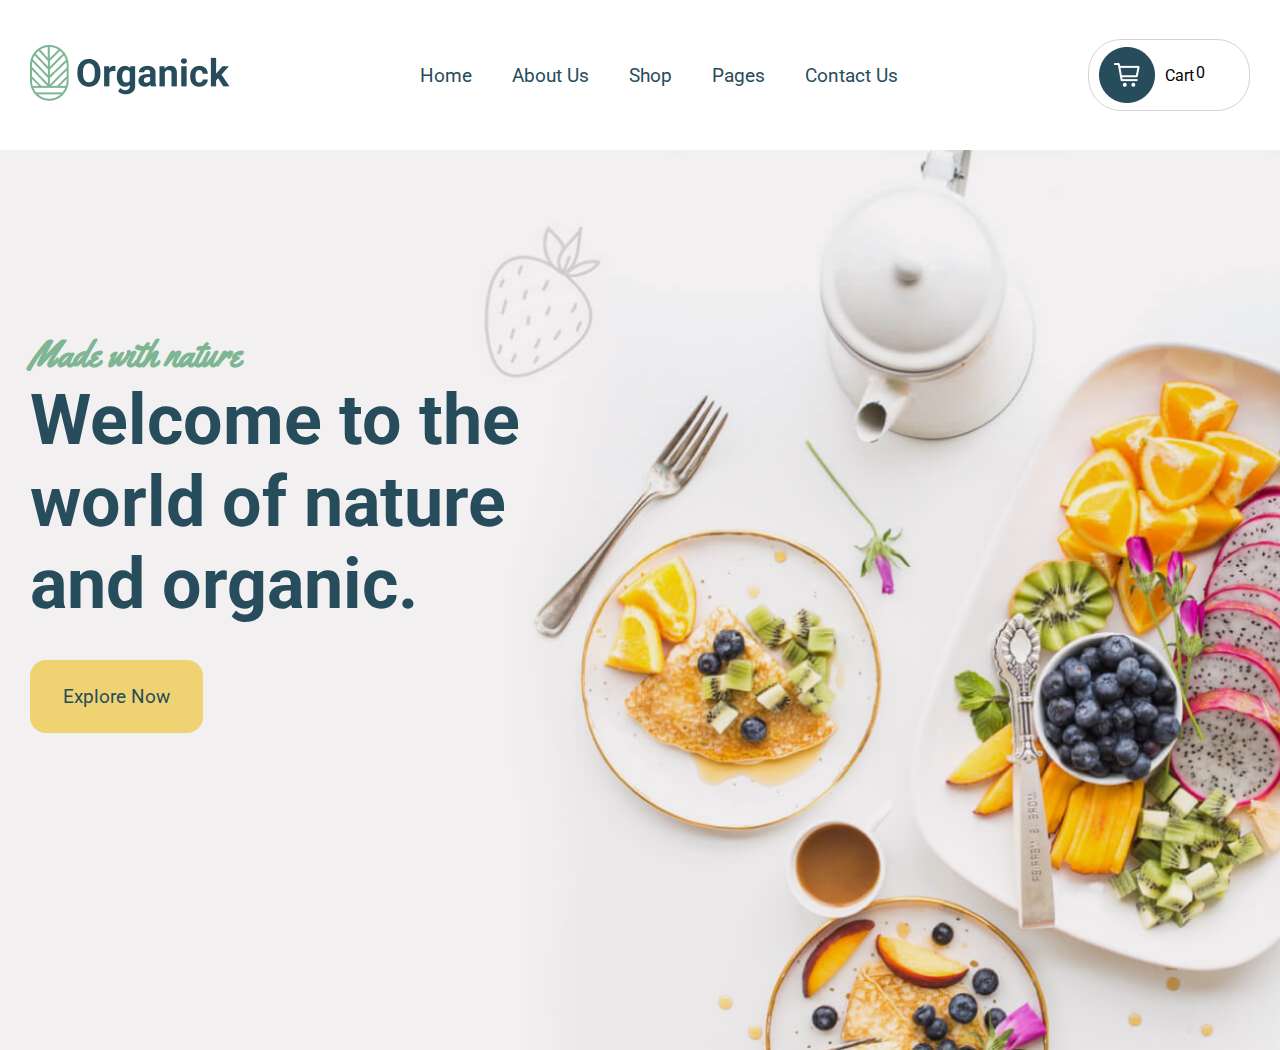
<file: practicaaa/index.html>
<!DOCTYPE html>
<html lang="ru">
<head>
    <meta charset="UTF-8">
    <meta name="viewport" content="width=device-width, initial-scale=1.0">
    <link rel="stylesheet" href="./style.css">
    <title>Organic</title>
</head>
<body>
    <header class="header">
        <div class="header__caption">
            <a href="#" header__title-link">
                <img src="./resources/title.png" alt="Title">
            </a>
        </div>
        <nav class="nav">
            <a class="nav__link" href="#">Home</a>
            <a class="nav__link" href="#">About Us</a>
            <a class="nav__link" href="#">Shop</a>
            <a class="nav__link" href="#">Pages</a>
            <a class="nav__link" href="#">Contact Us</a>
        </nav>
        <div class="basket">
            <img class="basket__icon" src="./resources/basket.png" alt="basket">
            <h4 class="basket__title">Cart</h4>
            <span class="basket__subtitle">0</span>
        </div>
    </header>
    <main>
        <section class="welcome">
            <div class="welcome__wrapper">
                <div class="container">
                    <div class="welcome__information">
                        <h2 class="welcome__subtitle">Made with nature</h2>
                        <h1 class="welcome__title">Welcome to the world of nature and organic.</h1>
                        <a href="#" class="welcome__btn">Explore Now </a>
                    </div>
                </div>
            </div>
        </section>
    </main>
    
</body>
</html>
</file>
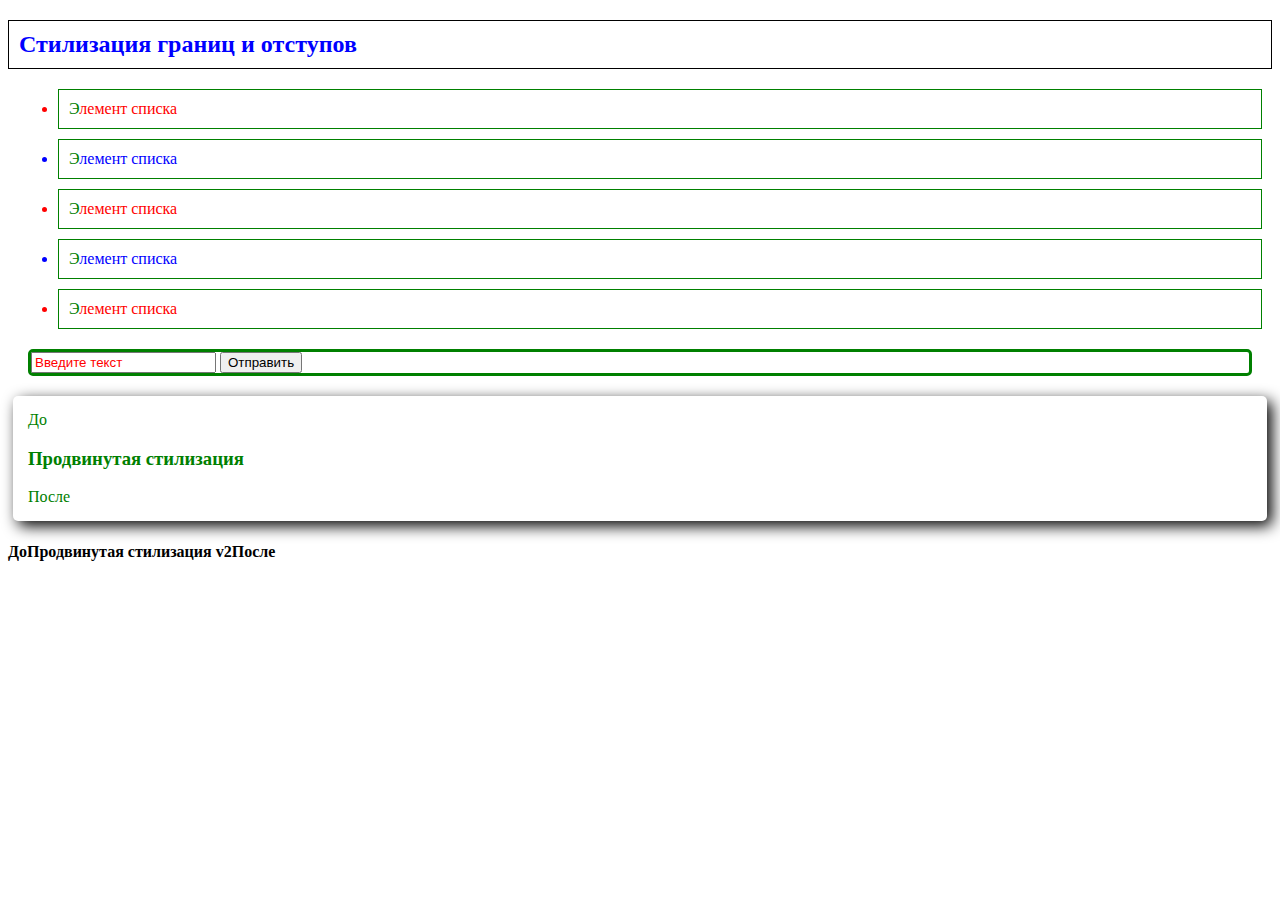
<file: dz/january/index.html>
<!DOCTYPE html>
<html lang="en">
<head>
    <meta charset="UTF-8">
    <meta name="viewport" content="width=device-width, initial-scale=1.0">
    <title>Document</title>
    <style>
        h2 {
            border: 1px solid black;
            padding: 10px;
        }
        h2::first-line {
            color: blue;
        }
        .list__item {
            margin: 10px;
            padding: 10px;
            border: 1px solid green;
        }
        .list__item:nth-child(odd) {
            color: red;
        }
        .list__item:nth-child(even) {
            color: blue;
        }
        .list__item::first-letter {
            color: green;
        }
        .form {
            margin: 20px;
            border: 3px solid green;
            border-radius: 5px;
        }
        .form__btn:hover {
            color: green;
        }
        .form__input:focus {
            border: 1px solid blue;
        }
        .form__input::placeholder {
            color: red;
        }
        .advanced:not(h4) {
            color: green;
            border-radius: 5px;
            box-shadow: 5px 5px 15px black;
            padding: 15px;
            margin: 5px;
        }
        .advanced::before {
            content: "До";
        }
        .advanced::after {
            content: "После";
        }
    </style>
</head>
<body>
    <h2>Стилизация границ и отступов</h2>
    <ul class="list">
        <li class="list__item">Элемент списка</li>
        <li class="list__item">Элемент списка</li>
        <li class="list__item">Элемент списка</li>
        <li class="list__item">Элемент списка</li>
        <li class="list__item">Элемент списка</li>
    </ul>
    <form class="form">
        <input type="text" placeholder="Введите текст" class="form__input">
        <button class="form__btn">Отправить</button>
    </form>
    <div class="advanced">
        <h3 class="advanced__title">Продвинутая стилизация</h3>
    </div>
    <h4 class="advanced">Продвинутая стилизация v2</h4>
</body>
</html>
</file>
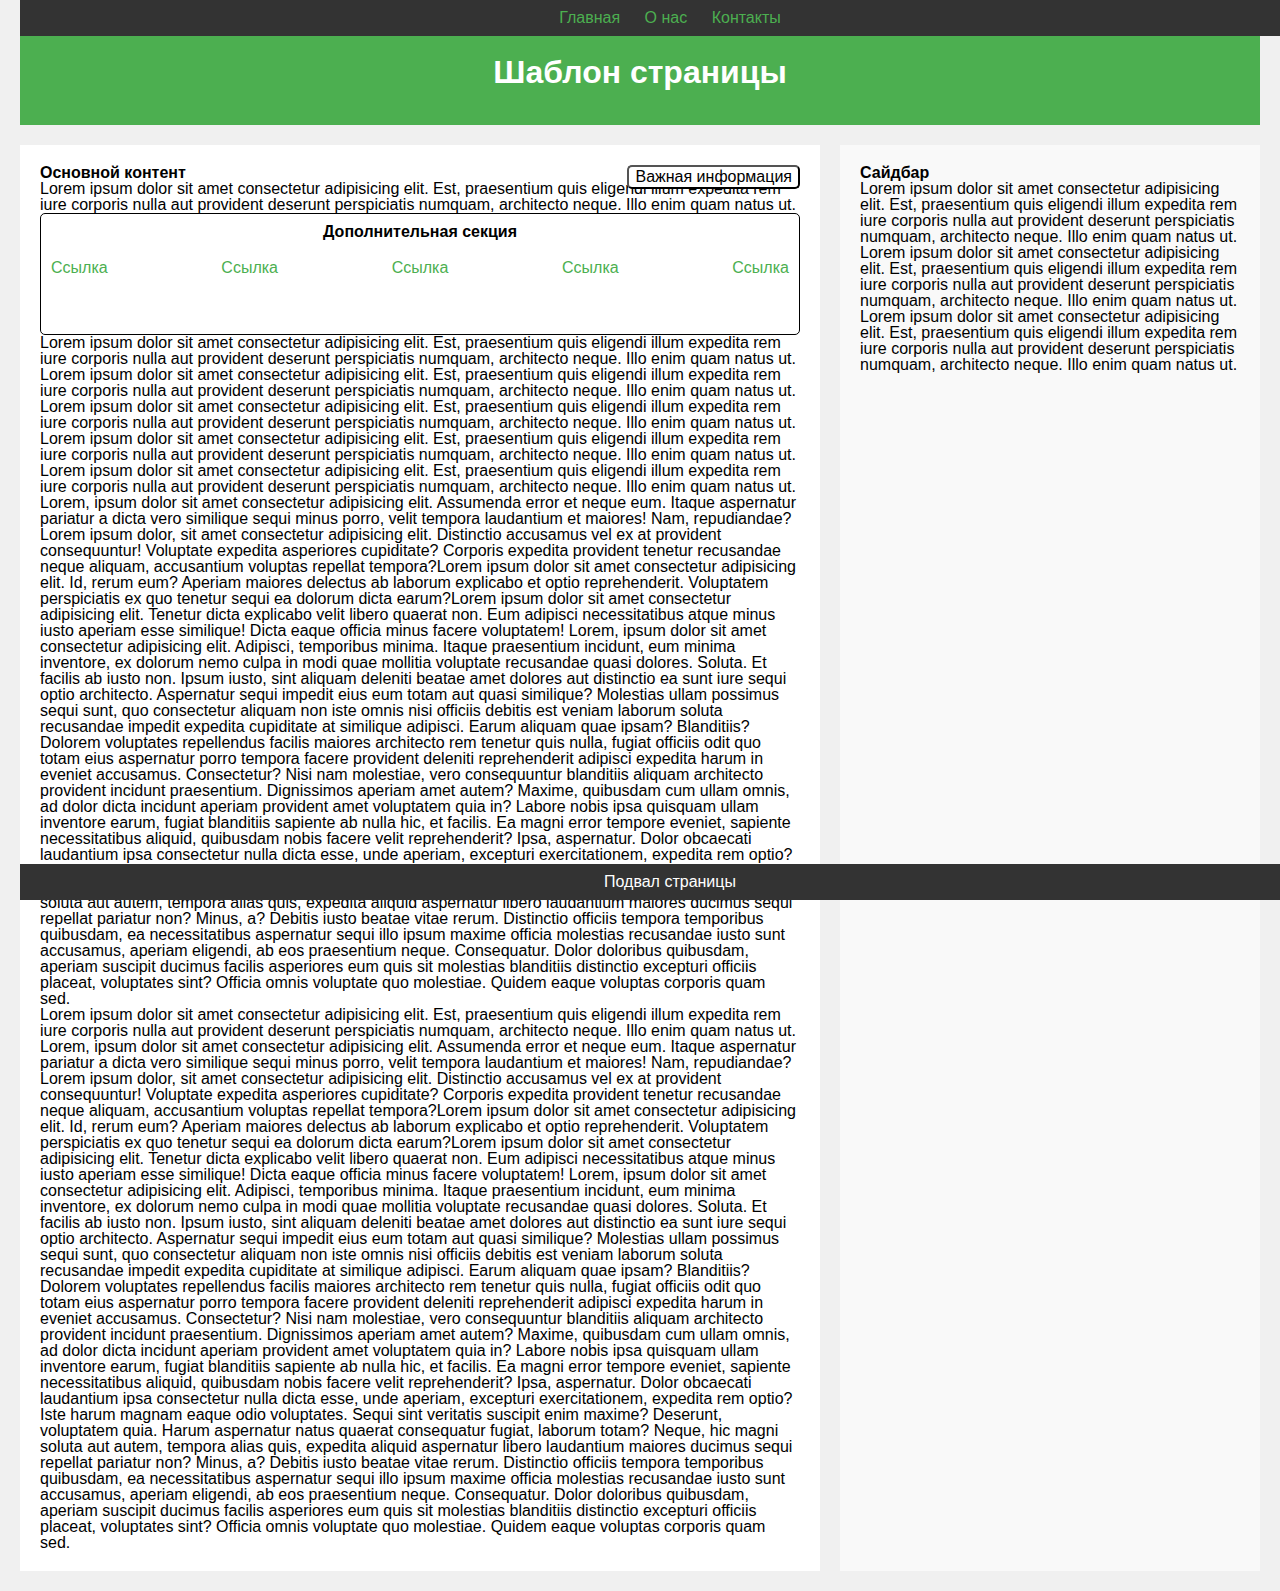
<file: dz/february/03/index.html>
<!DOCTYPE html>
<html lang="ru">
  <head>
    <meta charset="UTF-8" />
    <meta name="viewport" content="width=device-width, initial-scale=1.0" />
    <link rel="stylesheet" href="./reset.css" />
    <link rel="stylesheet" href="./normalize.css" />
    <title>Позиционирование и нормализация стилей</title>
    <style>
      body {
        font-family: Arial, sans-serif;
        background-color: #f0f0f0;
        margin: 0;
        padding: 20px;
      }
      header {
        background-color: #4caf50;
        color: white;
        padding: 15px;
        text-align: center;
      }
      nav {
        background-color: #333;
        color: white;
        padding: 10px;
        text-align: center;
        position: fixed;
        top: 0;
        width: 100%;
        z-index: 1000;
      }
      nav ul {
        list-style-type: none;
        padding: 0;
        margin: 0;
      }
      nav ul li {
        position: relative;
        display: inline;
        margin: 0 10px;
      }
      nav ul li:hover .dropdown-content {
        display: block;
      }
      main {
        display: flex;
        margin-top: 20px;
      }
      aside {
        position: sticky;
        flex: 1;
        padding: 20px;
        background-color: #f9f9f9;
      }
      footer {
        background-color: #333;
        color: white;
        text-align: center;
        padding: 10px;
        position: fixed;
        bottom: 0;
        width: 100%;
        z-index: 1000;
      }
      a {
        color: #4caf50;
        transition: all 1s ease;
      }
      a:hover {
        opacity: 0.5;
      }

      .dropdown-content {
        cursor: pointer;
        display: none;
        position: absolute;
        background-color: #fff;
        color: black;
        top: 100%;
        left: 0;
        width: 100px;
        padding: 10px;
        z-index: 1001;
      }

      .info {
        position: absolute;
        top: 20px;
        right: 20px;
        background-color: #fff;
        border-radius: 5px;
        z-index: 100;
      }

      .main-section {
        position: relative;
        flex: 2;
        padding: 20px;
        background-color: white;
        margin-right: 20px;
      }

      .additional-section {
        text-align: center;
        border-radius: 5px;
        padding: 10px;
        border: 1px solid black;
        min-height: 100px;
      }

      .additional-section__links {
        margin-top: 20px;
        display: flex;
        gap: 40px;
        justify-content: space-between;
      }

      .additional-section__block {
        position: relative;
      }
      .additional-section__block:hover .additional-section__dropdown {
        transition: all 1s ease;
        display: inline-block;
      }
      .additional-section__dropdown {
        display: none;
        position: absolute;
        top: 100%;
        left: 0;
        color: #fff;
        background-color: #4caf50;
        padding: 10px 30px;
      }
    </style>
  </head>
  <body>
    <header>
      <h1>Шаблон страницы</h1>
    </header>

    <nav>
      <ul>
        <li>
          <a href="#">Главная</a>
          <a href="#" class="dropdown-content">Подраздел</a>
        </li>
        <li>
          <a href="#">О нас</a
          ><a href="#" class="dropdown-content">Подраздел</a>
        </li>
        <li>
          <a href="#">Контакты</a
          ><a href="#" class="dropdown-content">Подраздел</a>
        </li>
      </ul>
    </nav>

    <main>
      <section class="main-section">
        <button class="info">Важная информация</button>
        <h2>Основной контент</h2>
        <p>
          Lorem ipsum dolor sit amet consectetur adipisicing elit. Est,
          praesentium quis eligendi illum expedita rem iure corporis nulla aut
          provident deserunt perspiciatis numquam, architecto neque. Illo enim
          quam natus ut.
        </p>
        <section class="additional-section">
          <h2>Дополнительная секция</h2>
          <div class="additional-section__links">
            <div class="additional-section__block">
              <a href="#" class="additional-section__link">
                Ссылка
                <a href="#" class="additional-section__dropdown">Подраздел</a>
              </a>
            </div>
            <div class="additional-section__block">
              <a href="#" class="additional-section__link">
                Ссылка
                <a href="#" class="additional-section__dropdown">Подраздел</a>
              </a>
            </div>
            <div class="additional-section__block">
              <a href="#" class="additional-section__link">
                Ссылка
                <a href="#" class="additional-section__dropdown">Подраздел</a>
              </a>
            </div>
            <div class="additional-section__block">
              <a href="#" class="additional-section__link">
                Ссылка
                <a href="#" class="additional-section__dropdown">Подраздел</a>
              </a>
            </div>
            <div class="additional-section__block">
              <a href="#" class="additional-section__link">
                Ссылка
                <a href="#" class="additional-section__dropdown">Подраздел</a>
              </a>
            </div>
          </div>
        </section>
        <p>
          Lorem ipsum dolor sit amet consectetur adipisicing elit. Est,
          praesentium quis eligendi illum expedita rem iure corporis nulla aut
          provident deserunt perspiciatis numquam, architecto neque. Illo enim
          quam natus ut.
        </p>
        <p>
          Lorem ipsum dolor sit amet consectetur adipisicing elit. Est,
          praesentium quis eligendi illum expedita rem iure corporis nulla aut
          provident deserunt perspiciatis numquam, architecto neque. Illo enim
          quam natus ut.
        </p>
        <p>
          Lorem ipsum dolor sit amet consectetur adipisicing elit. Est,
          praesentium quis eligendi illum expedita rem iure corporis nulla aut
          provident deserunt perspiciatis numquam, architecto neque. Illo enim
          quam natus ut.
        </p>
        <p>
          Lorem ipsum dolor sit amet consectetur adipisicing elit. Est,
          praesentium quis eligendi illum expedita rem iure corporis nulla aut
          provident deserunt perspiciatis numquam, architecto neque. Illo enim
          quam natus ut.
        </p>
        <p>
          Lorem ipsum dolor sit amet consectetur adipisicing elit. Est,
          praesentium quis eligendi illum expedita rem iure corporis nulla aut
          provident deserunt perspiciatis numquam, architecto neque. Illo enim
          quam natus ut. Lorem, ipsum dolor sit amet consectetur adipisicing
          elit. Assumenda error et neque eum. Itaque aspernatur pariatur a dicta
          vero similique sequi minus porro, velit tempora laudantium et maiores!
          Nam, repudiandae?Lorem ipsum dolor, sit amet consectetur adipisicing
          elit. Distinctio accusamus vel ex at provident consequuntur! Voluptate
          expedita asperiores cupiditate? Corporis expedita provident tenetur
          recusandae neque aliquam, accusantium voluptas repellat tempora?Lorem
          ipsum dolor sit amet consectetur adipisicing elit. Id, rerum eum?
          Aperiam maiores delectus ab laborum explicabo et optio reprehenderit.
          Voluptatem perspiciatis ex quo tenetur sequi ea dolorum dicta
          earum?Lorem ipsum dolor sit amet consectetur adipisicing elit. Tenetur
          dicta explicabo velit libero quaerat non. Eum adipisci necessitatibus
          atque minus iusto aperiam esse similique! Dicta eaque officia minus
          facere voluptatem! Lorem, ipsum dolor sit amet consectetur adipisicing
          elit. Adipisci, temporibus minima. Itaque praesentium incidunt, eum
          minima inventore, ex dolorum nemo culpa in modi quae mollitia
          voluptate recusandae quasi dolores. Soluta. Et facilis ab iusto non.
          Ipsum iusto, sint aliquam deleniti beatae amet dolores aut distinctio
          ea sunt iure sequi optio architecto. Aspernatur sequi impedit eius eum
          totam aut quasi similique? Molestias ullam possimus sequi sunt, quo
          consectetur aliquam non iste omnis nisi officiis debitis est veniam
          laborum soluta recusandae impedit expedita cupiditate at similique
          adipisci. Earum aliquam quae ipsam? Blanditiis? Dolorem voluptates
          repellendus facilis maiores architecto rem tenetur quis nulla, fugiat
          officiis odit quo totam eius aspernatur porro tempora facere provident
          deleniti reprehenderit adipisci expedita harum in eveniet accusamus.
          Consectetur? Nisi nam molestiae, vero consequuntur blanditiis aliquam
          architecto provident incidunt praesentium. Dignissimos aperiam amet
          autem? Maxime, quibusdam cum ullam omnis, ad dolor dicta incidunt
          aperiam provident amet voluptatem quia in? Labore nobis ipsa quisquam
          ullam inventore earum, fugiat blanditiis sapiente ab nulla hic, et
          facilis. Ea magni error tempore eveniet, sapiente necessitatibus
          aliquid, quibusdam nobis facere velit reprehenderit? Ipsa, aspernatur.
          Dolor obcaecati laudantium ipsa consectetur nulla dicta esse, unde
          aperiam, excepturi exercitationem, expedita rem optio? Iste harum
          magnam eaque odio voluptates. Sequi sint veritatis suscipit enim
          maxime? Deserunt, voluptatem quia. Harum aspernatur natus quaerat
          consequatur fugiat, laborum totam? Neque, hic magni soluta aut autem,
          tempora alias quis, expedita aliquid aspernatur libero laudantium
          maiores ducimus sequi repellat pariatur non? Minus, a? Debitis iusto
          beatae vitae rerum. Distinctio officiis tempora temporibus quibusdam,
          ea necessitatibus aspernatur sequi illo ipsum maxime officia molestias
          recusandae iusto sunt accusamus, aperiam eligendi, ab eos praesentium
          neque. Consequatur. Dolor doloribus quibusdam, aperiam suscipit
          ducimus facilis asperiores eum quis sit molestias blanditiis
          distinctio excepturi officiis placeat, voluptates sint? Officia omnis
          voluptate quo molestiae. Quidem eaque voluptas corporis quam sed.
        </p>
        <p>
          Lorem ipsum dolor sit amet consectetur adipisicing elit. Est,
          praesentium quis eligendi illum expedita rem iure corporis nulla aut
          provident deserunt perspiciatis numquam, architecto neque. Illo enim
          quam natus ut. Lorem, ipsum dolor sit amet consectetur adipisicing
          elit. Assumenda error et neque eum. Itaque aspernatur pariatur a dicta
          vero similique sequi minus porro, velit tempora laudantium et maiores!
          Nam, repudiandae?Lorem ipsum dolor, sit amet consectetur adipisicing
          elit. Distinctio accusamus vel ex at provident consequuntur! Voluptate
          expedita asperiores cupiditate? Corporis expedita provident tenetur
          recusandae neque aliquam, accusantium voluptas repellat tempora?Lorem
          ipsum dolor sit amet consectetur adipisicing elit. Id, rerum eum?
          Aperiam maiores delectus ab laborum explicabo et optio reprehenderit.
          Voluptatem perspiciatis ex quo tenetur sequi ea dolorum dicta
          earum?Lorem ipsum dolor sit amet consectetur adipisicing elit. Tenetur
          dicta explicabo velit libero quaerat non. Eum adipisci necessitatibus
          atque minus iusto aperiam esse similique! Dicta eaque officia minus
          facere voluptatem! Lorem, ipsum dolor sit amet consectetur adipisicing
          elit. Adipisci, temporibus minima. Itaque praesentium incidunt, eum
          minima inventore, ex dolorum nemo culpa in modi quae mollitia
          voluptate recusandae quasi dolores. Soluta. Et facilis ab iusto non.
          Ipsum iusto, sint aliquam deleniti beatae amet dolores aut distinctio
          ea sunt iure sequi optio architecto. Aspernatur sequi impedit eius eum
          totam aut quasi similique? Molestias ullam possimus sequi sunt, quo
          consectetur aliquam non iste omnis nisi officiis debitis est veniam
          laborum soluta recusandae impedit expedita cupiditate at similique
          adipisci. Earum aliquam quae ipsam? Blanditiis? Dolorem voluptates
          repellendus facilis maiores architecto rem tenetur quis nulla, fugiat
          officiis odit quo totam eius aspernatur porro tempora facere provident
          deleniti reprehenderit adipisci expedita harum in eveniet accusamus.
          Consectetur? Nisi nam molestiae, vero consequuntur blanditiis aliquam
          architecto provident incidunt praesentium. Dignissimos aperiam amet
          autem? Maxime, quibusdam cum ullam omnis, ad dolor dicta incidunt
          aperiam provident amet voluptatem quia in? Labore nobis ipsa quisquam
          ullam inventore earum, fugiat blanditiis sapiente ab nulla hic, et
          facilis. Ea magni error tempore eveniet, sapiente necessitatibus
          aliquid, quibusdam nobis facere velit reprehenderit? Ipsa, aspernatur.
          Dolor obcaecati laudantium ipsa consectetur nulla dicta esse, unde
          aperiam, excepturi exercitationem, expedita rem optio? Iste harum
          magnam eaque odio voluptates. Sequi sint veritatis suscipit enim
          maxime? Deserunt, voluptatem quia. Harum aspernatur natus quaerat
          consequatur fugiat, laborum totam? Neque, hic magni soluta aut autem,
          tempora alias quis, expedita aliquid aspernatur libero laudantium
          maiores ducimus sequi repellat pariatur non? Minus, a? Debitis iusto
          beatae vitae rerum. Distinctio officiis tempora temporibus quibusdam,
          ea necessitatibus aspernatur sequi illo ipsum maxime officia molestias
          recusandae iusto sunt accusamus, aperiam eligendi, ab eos praesentium
          neque. Consequatur. Dolor doloribus quibusdam, aperiam suscipit
          ducimus facilis asperiores eum quis sit molestias blanditiis
          distinctio excepturi officiis placeat, voluptates sint? Officia omnis
          voluptate quo molestiae. Quidem eaque voluptas corporis quam sed.
        </p>
      </section>
      <aside>
        <h2>Сайдбар</h2>
        <p>
          Lorem ipsum dolor sit amet consectetur adipisicing elit. Est,
          praesentium quis eligendi illum expedita rem iure corporis nulla aut
          provident deserunt perspiciatis numquam, architecto neque. Illo enim
          quam natus ut.
        </p>
        <p>
          Lorem ipsum dolor sit amet consectetur adipisicing elit. Est,
          praesentium quis eligendi illum expedita rem iure corporis nulla aut
          provident deserunt perspiciatis numquam, architecto neque. Illo enim
          quam natus ut.
        </p>
        <p>
          Lorem ipsum dolor sit amet consectetur adipisicing elit. Est,
          praesentium quis eligendi illum expedita rem iure corporis nulla aut
          provident deserunt perspiciatis numquam, architecto neque. Illo enim
          quam natus ut.
        </p>
      </aside>
    </main>

    <footer>
      <p>Подвал страницы</p>
    </footer>
  </body>
</html>
</file>
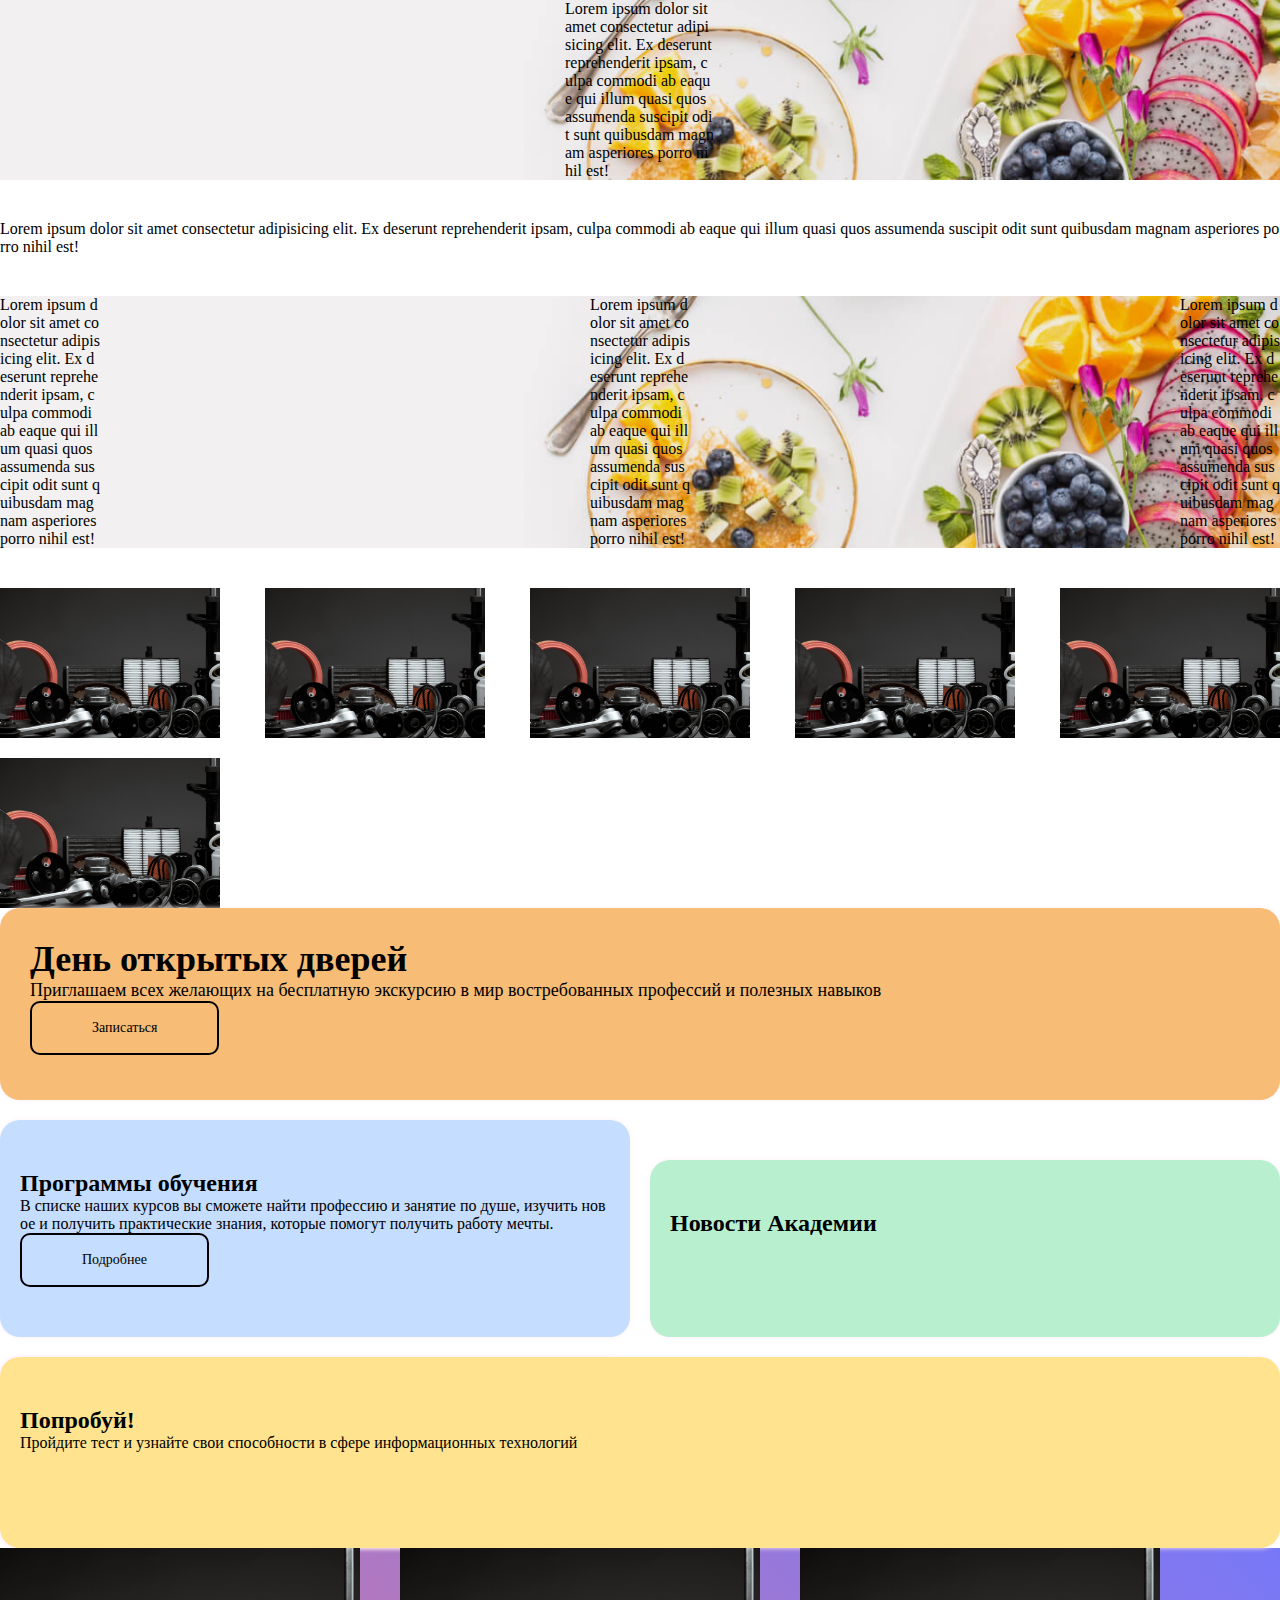
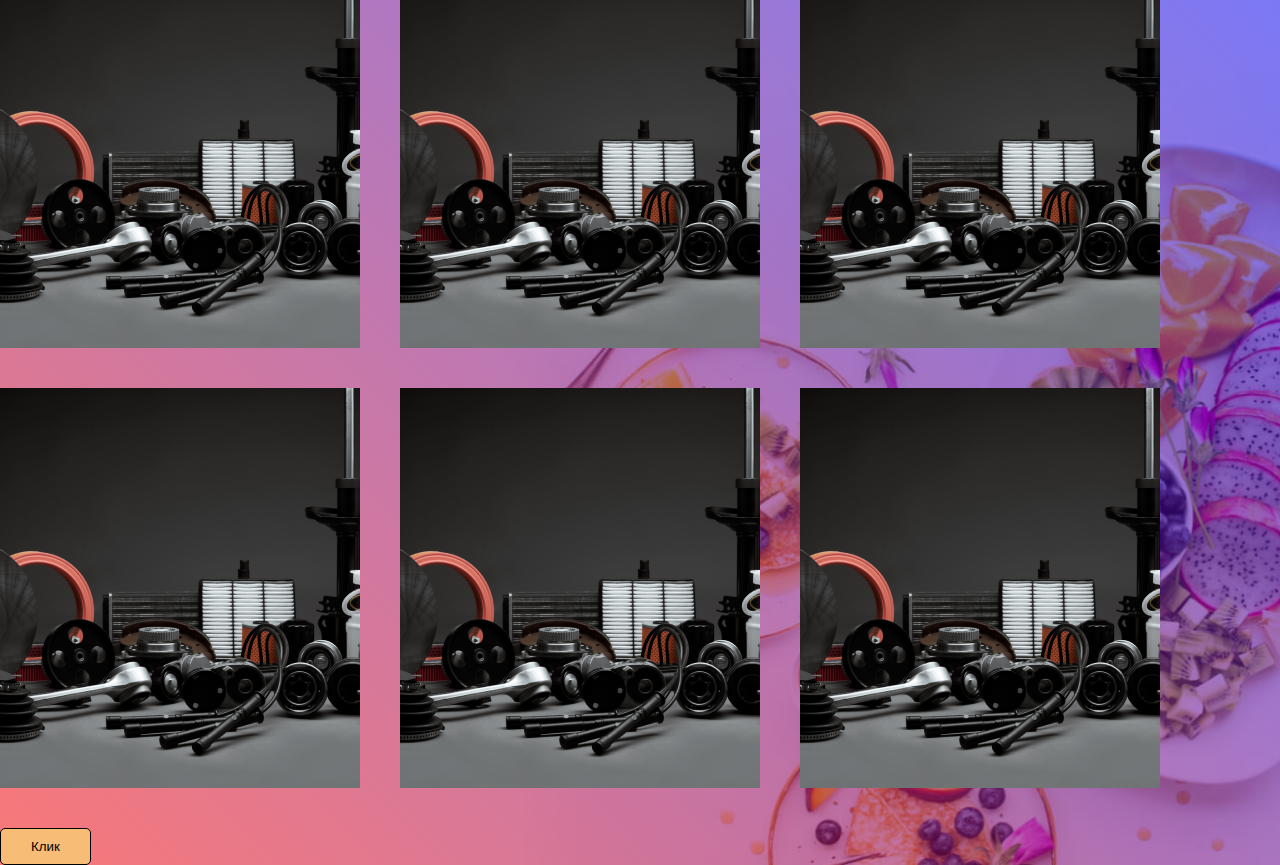
<file: dz/february/04/index.html>
<!DOCTYPE html>
<html lang="en">
  <head>
    <meta charset="UTF-8" />
    <meta name="viewport" content="width=device-width, initial-scale=1.0" />
    <link rel="stylesheet" href="./style.css" />
    <title>Document</title>
  </head>
  <body>
    <section class="welcome">
      <div class="container">
        <div class="welcome__wrapper">
          <p class="welcome__text">
            Lorem ipsum dolor sit amet consectetur adipisicing elit. Ex deserunt
            reprehenderit ipsam, culpa commodi ab eaque qui illum quasi quos
            assumenda suscipit odit sunt quibusdam magnam asperiores porro nihil
            est!
          </p>
        </div>
      </div>
    </section>
    <section class="news">
      <div class="container">
        <p class="news__text">
          Lorem ipsum dolor sit amet consectetur adipisicing elit. Ex deserunt
          reprehenderit ipsam, culpa commodi ab eaque qui illum quasi quos
          assumenda suscipit odit sunt quibusdam magnam asperiores porro nihil
          est!
        </p>
      </div>
    </section>
    <section class="about">
      <div class="container">
        <div class="about__wrapper">
          <div class="about__texts">
            <p class="about__text">
              Lorem ipsum dolor sit amet consectetur adipisicing elit. Ex
              deserunt reprehenderit ipsam, culpa commodi ab eaque qui illum
              quasi quos assumenda suscipit odit sunt quibusdam magnam
              asperiores porro nihil est!
            </p>
            <p class="about__text">
              Lorem ipsum dolor sit amet consectetur adipisicing elit. Ex
              deserunt reprehenderit ipsam, culpa commodi ab eaque qui illum
              quasi quos assumenda suscipit odit sunt quibusdam magnam
              asperiores porro nihil est!
            </p>
            <p class="about__text">
              Lorem ipsum dolor sit amet consectetur adipisicing elit. Ex
              deserunt reprehenderit ipsam, culpa commodi ab eaque qui illum
              quasi quos assumenda suscipit odit sunt quibusdam magnam
              asperiores porro nihil est!
            </p>
          </div>
        </div>
      </div>
    </section>
    <section class="products">
      <div class="container">
        <div class="products__imgs">
          <img
            src="./resources/product.png"
            class="products__img"
            alt="Providing High Quality Product"
          />
          <img
            src="./resources/product.png"
            class="products__img"
            alt="Providing High Quality Product"
          />
          <img
            src="./resources/product.png"
            class="products__img"
            alt="Providing High Quality Product"
          />
          <img
            src="./resources/product.png"
            class="products__img"
            alt="Providing High Quality Product"
          />
          <img
            src="./resources/product.png"
            class="products__img"
            alt="Providing High Quality Product"
          />
          <img
            src="./resources/product.png"
            class="products__img"
            alt="Providing High Quality Product"
          />
        </div>
      </div>
    </section>
    <section class="connection">
      <div class="container">
        <div class="connection__wrapper">
          <div class="connection__section connection__open-day open-day">
            <h4 class="open-day__title">День открытых дверей</h4>
            <p class="open-day__text">
              Приглашаем всех желающих на бесплатную экскурсию в мир
              востребованных профессий и полезных навыков
            </p>
            <button class="connection__btn connection__btn_big">
              Записаться
            </button>
          </div>
          <div class="connection__section connection__programs programs">
            <h4 class="connection__section-title">Программы обучения</h4>
            <p class="connection__section-text">
              В списке наших курсов вы сможете найти профессию и занятие по
              душе, изучить новое и получить практические знания, которые
              помогут получить работу мечты.
            </p>
            <button class="connection__btn connection__btn_md">
              Подробнее
            </button>
          </div>
          <div class="connection__section connection__news news">
            <h4 class="connection__section-title">Новости Академии</h4>
          </div>
          <div class="connection__section connection__world world">
            <h4 class="connection__section-title">Новости Академии</h4>
          </div>
          <div class="connection__section connection__test test">
            <h4 class="connection__section-title">Попробуй!</h4>
            <p class="connection__section-text">
              Пройдите тест и узнайте свои способности в сфере информационных
              технологий
            </p>
          </div>
        </div>
      </div>
    </section>
    <section class="leader">
      <div class="container">
        <div class="leaders__imgs">
          <img
            src="./resources/product.png"
            class="leader__img"
            alt="Providing High Quality Product"
          />
          <img
            src="./resources/product.png"
            class="leader__img"
            alt="Providing High Quality Product"
          />
          <img
            src="./resources/product.png"
            class="leader__img"
            alt="Providing High Quality Product"
          />
          <img
            src="./resources/product.png"
            class="leader__img"
            alt="Providing High Quality Product"
          />
          <img
            src="./resources/product.png"
            class="leader__img"
            alt="Providing High Quality Product"
          />
          <img
            src="./resources/product.png"
            class="leader__img"
            alt="Providing High Quality Product"
          />
          <button class="btn">Клик</button>
        </div>
      </div>
    </section>
  </body>
</html>
</file>
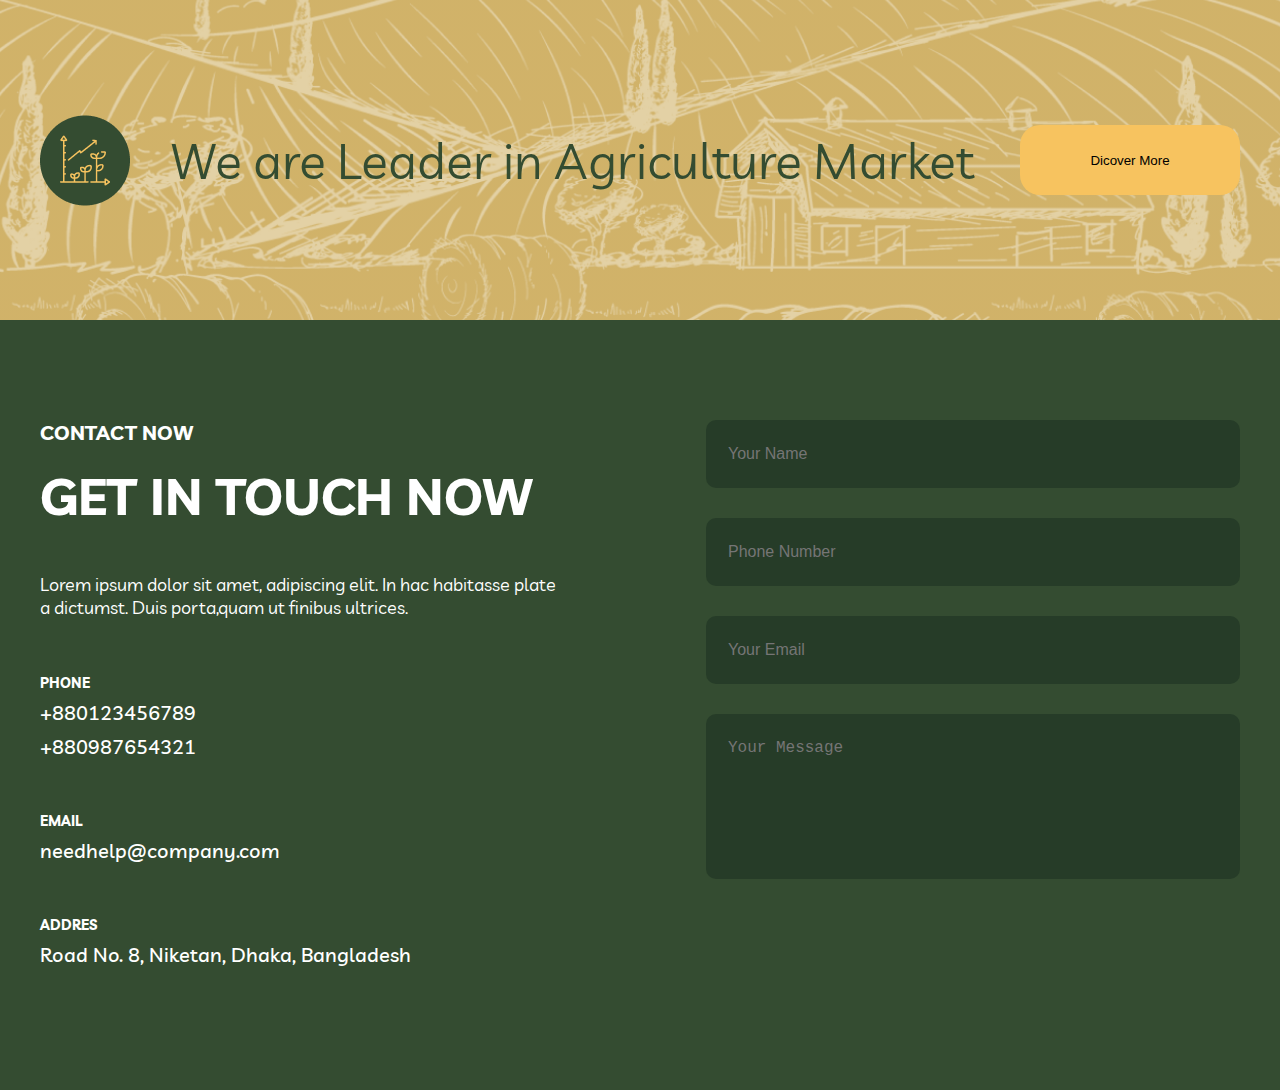
<file: dz/february/17/index.html>
<!DOCTYPE html>
<html lang="en">
  <head>
    <meta charset="UTF-8" />
    <meta name="viewport" content="width=device-width, initial-scale=1.0" />
    <link rel="stylesheet" href="./style.css" />
    <title>Document</title>
  </head>
  <body>
    <section class="leader">
      <div class="container">
        <div class="leader__wrapper">
          <div class="info">
            <img src="./resources/icon.png" alt="Agriculture market" />
            <p class="leader__text">We are Leader in Agriculture Market</p>
          </div>
          <button class="btn">Dicover More</button>
        </div>
      </div>
    </section>
    <section class="form">
      <div class="container">
        <div class="form__wrapper">
          <div class="form__info info">
            <div class="info__main">
              <h5 class="form__subtitle">CONTACT NOW</h5>
              <h2 class="form__title">GET IN TOUCH NOW</h2>
              <p class="form__text">
                Lorem ipsum dolor sit amet, adipiscing elit. In hac habitasse
                platea dictumst. Duis porta,quam ut finibus ultrices.
              </p>
            </div>
            <div class="description">
              <div class="description__block">
                <h5 class="description__title">PHONE</h5>
                <div>
                  <h4 class="description__text">+880123456789</h4>
                  <h4 class="description__text">+880987654321</h4>
                </div>
              </div>
              <div class="description__block">
                <h5 class="description__title">EMAIL</h5>
                <h4 class="description__text">needhelp@company.com</h4>
              </div>
              <div class="description__block">
                <h5 class="description__title">ADDRES</h5>
                <h4 class="description__text">Road No. 8, Niketan, Dhaka, Bangladesh</h4>
              </div>
            </div>
          </div>
          <div class="form__main">
            <input class="form__input" type="text" placeholder="Your Name">
            <input class="form__input" type="text" placeholder="Phone Number">
            <input class="form__input" type="text" placeholder="Your Email">
            <textarea class="form__textarea" type="text" placeholder="Your Message"></textarea>
          </div>
        </div>
      </div>
    </section>
  </body>
</html>
</file>
<file: practicaaa/style.css>
@import url('https://fonts.googleapis.com/css2?family=Roboto&display=swap');
@import url('https://fonts.googleapis.com/css2?family=Yellowtail&display=swap');

body {
    margin: 0;
    padding: 0;
    font-family: "Roboto", sans-serif;
}

h1, h2, h3, h4, h5, h6 {
    margin: 0;
    padding: 0;
}

.container {
    margin: 0 30px;
}

.header {
    margin: 0 30px;
    height: 150px;
    display: flex;
    justify-content: space-between;
    align-items: center;
}

.header__caption {
}

.nav {
    display: flex;
    gap: 40px;
}

.nav__link {
    font-size: 19px;
    color: #274c5b;
    text-decoration: none;
    transition: all 1s ease;
}
.nav__link:hover {
    color: #7eb693;
}
.basket {
    border: 1px solid #d4d4d4;
    border-radius: 33px;
    width: 160px;
    height: 70px;
    display: flex;
    align-items: center;
}
.basket__icon {
    margin: 0 10px;
}
.basket__title {
    font-weight: normal;
    margin-right: 2px;
}
.basket__subtitle {
    padding-bottom: 5px;
}

/* Main */

.welcome {
    height: 900px;
}
.welcome__wrapper {
    height: 100%;
    background: url(./resources/background-eat.png);
    background-size: cover;
    background-position: center;
    background-repeat: no-repeat;
}
.welcome__information {
    padding-top: 180px;
    width: 500px;
}
.welcome__subtitle {
    font-family: "Yellowtail", sans-serif;
    color: #7EB693;
    font-size: 36px;
}
.welcome__title {
    font-weight: bold;
    font-size: 70px;
    color: #274c5b;
    margin-bottom: 60px;
}
.welcome__btn {
    background-color: #EFD372;
    font-size: 19px;
    color: #274c5b;
    text-decoration: none;
    padding: 25px 33px;
    border-radius: 16px;
}
</file>
<file: dz/february/04/style.css>
* {
  box-sizing: border-box;
}
body {
  font-family: "Montserrat", serif;
  margin: 0;
  font-weight: 400;
  word-break: break-all;
}
p {
  font-weight: 400;
  margin: 0;
  padding: 0;
}
a {
  font-weight: 400;
  color: #fff;
  text-decoration: none;
}
ul {
  margin: 0;
  padding: 0;
}
h1,
h2,
h3,
h4,
h5,
h6 {
  font-weight: 700;
  color: #000;
  margin: 0;
  padding: 0;
}

.container {
  width: 1200px;
  margin: 0 auto;
}
.btn {
  padding: 10px 30px;
  background-color: #f7bc75;
  border-radius: 5px;
  border: 1px solid black;
  transition: all 0.3s ease;
}
.btn:hover {
  background-color: #fff;
}
.btn:focus {
  border: 1px solid #f7bc75;
}
.btn:active {
  opacity: 0.8;
}

.welcome {
}
.welcome__wrapper {
  background-image: url(./resources/background.png);
  background-repeat: no-repeat;
  background-size: cover;
  background-position: center;
  display: flex;
  justify-content: center;
}
.welcome__text {
  width: 150px;
}

.news {
  margin-top: 40px;
}
.news__text {
}

.about {
  margin-top: 40px;
}
.about__wrapper {
  background-image: url(./resources/background.png);
  background-repeat: no-repeat;
  background-size: cover;
  background-position: center;
}
.about__texts {
  display: flex;
  justify-content: space-between;
}
.about__text {
  width: 100px;
}

.products {
  margin-top: 40px;
}
.products__imgs {
  display: flex;
  justify-content: space-between;
  flex-wrap: wrap;
  gap: 40px;
}
.products__img {
  width: 300px;
  height: 200px;
  object-fit: cover;
}

.connection__wrapper {
  height: 640px;
  display: grid;
  grid-template-rows: 1fr 2fr 1fr;
  grid-template-columns: 2fr 1fr 1fr;
  gap: 20px;
}
.connection__btn {
  font-family: "Montserrat", serif;
  font-size: 14px;
  border: 2px solid black;
  background-color: rgba(247, 188, 117, 1);
  border-radius: 10px;
  padding: 17px 60px;
}
.connection__btn_md {
  background-color: rgba(197, 221, 255, 1);
}
.connection__btn_big {
}
.connection__section {
  border-radius: 20px;
  padding: 50px 20px;
  box-shadow: 0 0 5px #ffeef6;
}
.connection__section-title {
  font-size: 24px;
}
.connection__section-text {
  font-size: 16px;
}

.connection__open-day {
  padding: 30px;
  grid-row: 1;
  grid-column: span 3;
  background-color: #f7bc75;
}
.open-day {
}
.open-day__subtitle {
}
.open-day__title {
  font-size: 36px;
}
.open-day__text {
  font-size: 18px;
}

.connection__programs {
  grid-row: 2 / 4;
  grid-column: 1;
  border-radius: 20px;
  background-color: #c5ddff;
}
.programs {
}

.connection__news {
  grid-row: 2;
  grid-column: 2;
  border-radius: 20px;
  background-color: #b8efcf;
}
.news {
}

.connection__world {
  grid-row: 2;
  grid-column: 3;
  border-radius: 20px;
  background-color: #ffeef6;
}
.world {
}

.connection__test {
}

.test {
  grid-row: 3;
  grid-column: 2 / 4;
  border-radius: 20px;
  background-color: #ffe38e;
}

.leader {
  background: linear-gradient(45deg, rgba(255, 0, 0, 0.5), rgba(0, 0, 255, 0.5)), url(resources/background.png);
  background-repeat: no-repeat;
  background-size: cover;
  background-position: center;
}
.leaders__imgs {
  display: flex;
  gap: 40px;
  flex-wrap: wrap;
}
.leader__img {
}

@media (max-width: 1280px) {
  .container {
    width: 100%;
    margin: 0;
  }

  .products__imgs {
    gap: 20px;
  }

  .products__img {
    width: 220px;
    height: 150px;
  }

  .connection__wrapper {
    grid-template-columns: 1fr 1fr;
    grid-template-rows: 1fr 1fr 1fr;
  }

  .connection__open-day {
    grid-column: span 2;
  }

  .connection__programs {
    grid-column: 1;
    grid-row: 2;
  }

  .connection__news {
    grid-column: 2;
    grid-row: 2;
  }

  .connection__world {
    grid-column: 1;
    grid-row: 3;
  }

  .connection__test {
    grid-column: 1 / span 2;
    grid-row: 3;
  }
}

@media (max-width: 768px) {
  .welcome__wrapper {
    flex-direction: column;
    padding: 40px 0;
  }

  .welcome__text {
    width: 100%;
  }

  .about__texts {
    flex-direction: column;
  }

  .about__text {
    width: 100%;
  }

  .products__imgs {
    justify-content: center;
    gap: 20px;
  }

  .connection__wrapper {
    grid-template-columns: 1fr;
    grid-template-rows: 1fr 1fr 1fr 1fr;
  }

  .connection__open-day {
    grid-column: span 1;
  }

  .connection__programs {
    grid-column: 1;
    grid-row: 2;
  }

  .connection__news {
    grid-column: 1;
    grid-row: 3;
  }

  .connection__world {
    grid-column: 1;
    grid-row: 4;
  }

  .connection__test {
    grid-column: 1;
    grid-row: 4;
  }

  .products__img {
    width: 150px;
    height: 100px;
  }
}

@media (max-width: 480px) {
  .connection__wrapper {
    width: 100%;
  }
  .connection__btn {
    font-size: 12px;
    padding: 12px 40px;
  }
  .connection__open-day {
    padding: 5px;
  }
  .connection__section {
    padding: 5px;
  }

  .products__img {
    width: 120px;
    height: 80px;
  }

  .welcome__text {
    width: 100%;
    font-size: 14px;
  }
  .about__text {
    width: 100%;
    font-size: 14px;
  }
}
</file>
<file: dz/february/17/style.css>
@import url('https://fonts.googleapis.com/css2?family=Livvic:ital,wght@0,100;0,200;0,300;0,400;0,500;0,600;0,700;0,900;1,100;1,200;1,300;1,400;1,500;1,600;1,700;1,900&display=swap');

* {
    box-sizing: border-box;
}

body {
    font-family: "Livvic", serif;
    margin: 0;
    word-break: break-all;
    background-color: #344c31;
    height: 100vh;
    color: #fff;
}

p {
    margin: 0;
    padding: 0;
}

a {
    color: #fff;
    text-decoration: none;
}

ul {
    margin: 0;
    padding: 0;
}

input {
    border: none;
}

input:focus {
    outline: none;
}

textarea {
    border: none;
    overflow: hidden;
    resize: none;
}

textarea:focus {
    outline: none;
}

h1,
h2,
h3,
h4,
h5,
h6 {
    font-weight: 700;
    color: #fff;
    margin: 0;
    padding: 0;
}

.container {
    width: 1200px;
    margin: 0 auto;
}

.btn {
    display: block;
    border-radius: 20px;
    background: #f7c35f;
    height: 70px;
    width: 220px;
    border: none;
    transition: all 0.3s ease;
}

.btn:hover {
    background: #f6d086;
}

.btn:focus {
    background: #c58d21;
}

.btn:active {
    background: #a16c06;
}

.leader {
    height: 320px;
    background: url(./resources//background.png), linear-gradient(142deg, rgba(248, 204, 119, 0.8) 0%, rgba(248, 204, 119, 0.8) 100%);
    background-position: center;
    background-repeat: no-repeat;
    background-size: cover;
}

.leader__wrapper {
    display: flex;
    height: 320px;
    align-items: center;
    justify-content: space-between;
}

.leader__text {
    font-weight: 400;
    font-size: 50px;
    color: #344c31;
}

.info {
    display: flex;
    align-items: center;
    gap: 40px;
}


.form {}


.form__wrapper {
    padding: 100px 0;
    display: flex;
    gap: 140px;

}

.form__info {
    display: flex;
    flex-direction: column;
    gap: 50px;
    width: 650px;
    height: 570px;
}

.info {}

.info__main {}

.form__subtitle {
    font-size: 20px;
    text-transform: uppercase;
    margin-bottom: 20px;
}

.form__title {
    font-weight: 700;
    font-size: 50px;
    margin-bottom: 45px;
}

.form__text {
    font-size: 18px;
}

.info__description {}

.description {
    display: flex;
    flex-direction: column;
    gap: 40px;
    width: 100%;
}

.description__block {}

.description__title {
    font-size: 14px;
    line-height: 214%;
    text-transform: uppercase;
}

.description__text {
    font-weight: 500;
    font-size: 20px;
    line-height: 135%;
    margin-bottom: 7px;
}

.form__main {
    display: flex;
    flex-direction: column;
    gap: 30px;
    width: 660px;
    height: 70px;
}

.form__input {
    border-radius: 10px;
    padding: 25px 22px;
    background: #263c28;
    font-size: 16px;
    color: rgba(255, 255, 255, 0.8);
}

.form__textarea {
    border-radius: 10px;
    padding: 25px 22px 140px 22px;
    background: #263c28;
    font-size: 16px;
    color: rgba(255, 255, 255, 0.8);
}
</file>
